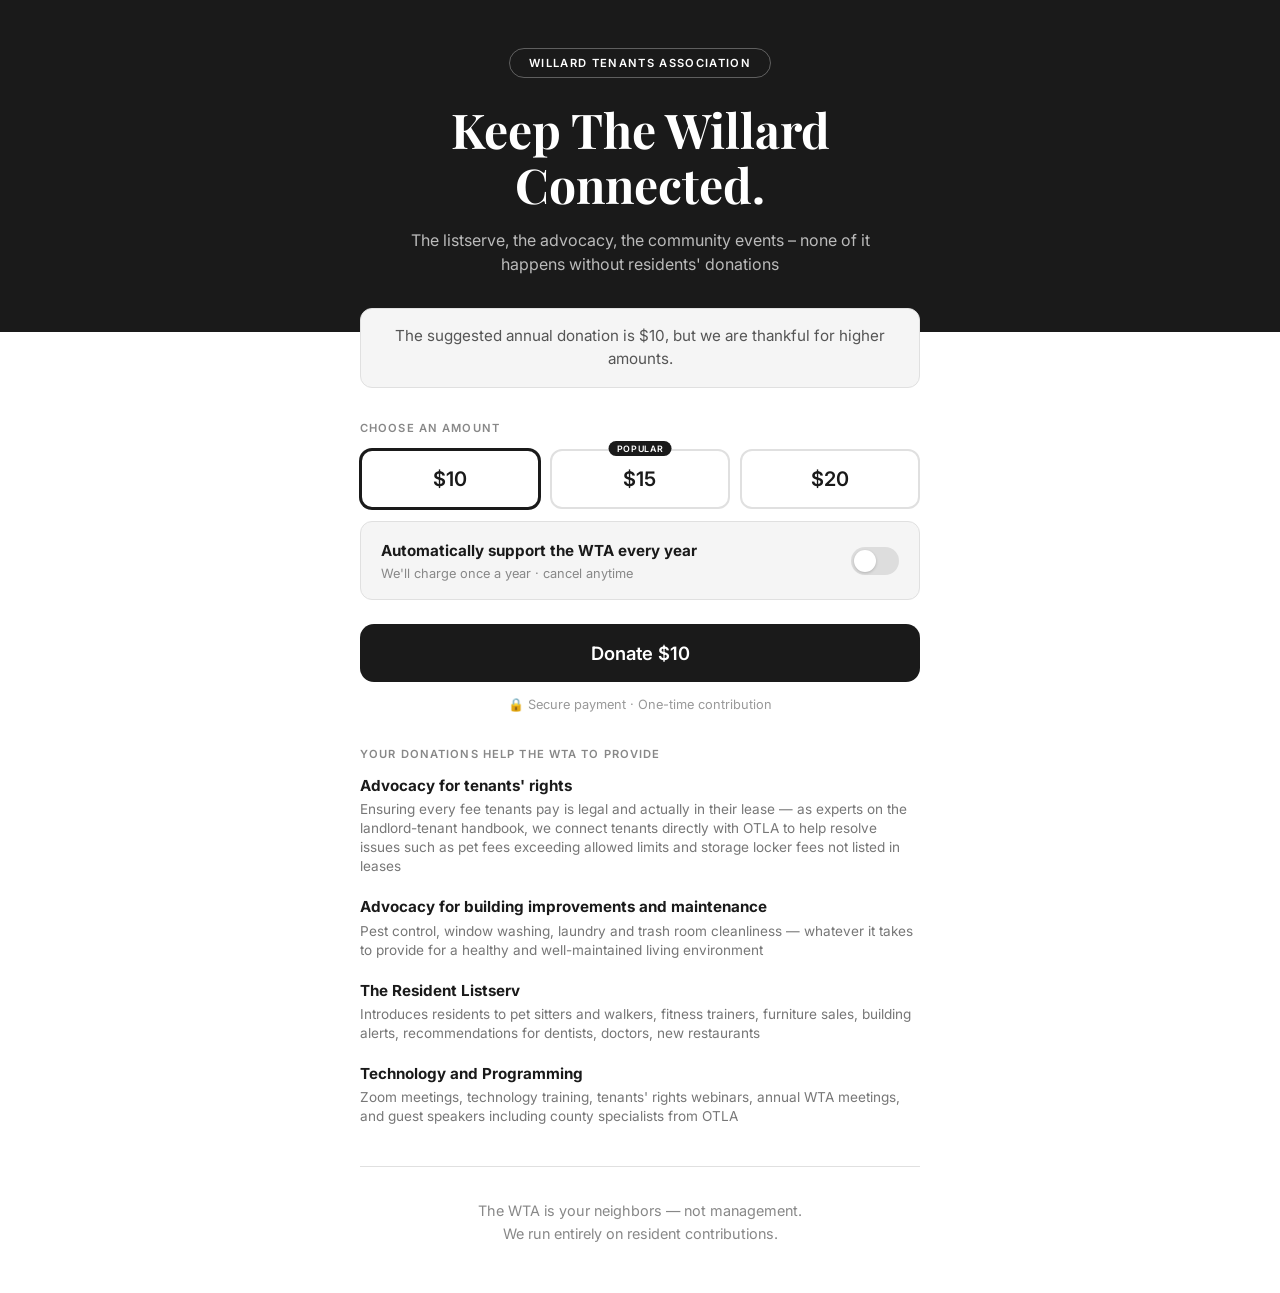
<file: index.html>
<!DOCTYPE html>
<html lang="en">
<head>
  <meta charset="UTF-8">
  <meta name="viewport" content="width=device-width, initial-scale=1.0">
  <title>Support the Willard Tenants Association</title>
  <link rel="preconnect" href="https://fonts.googleapis.com">
  <link rel="preconnect" href="https://fonts.gstatic.com" crossorigin>
  <link href="https://fonts.googleapis.com/css2?family=Playfair+Display:wght@700&family=Inter:wght@400;500;600&display=swap" rel="stylesheet">
  <link rel="stylesheet" href="style.css">
</head>
<body>
  <!-- Hero Section -->
  <header class="hero">
    <div class="hero-content">
      <span class="badge">WILLARD TENANTS ASSOCIATION</span>
      <h1>Keep The Willard<br>Connected.</h1>
      <p class="subtitle">The listserve, the advocacy, the community events – none of it happens without residents' donations</p>
    </div>
  </header>

  <!-- Main Content -->
  <main class="container">
    <!-- Donation Info Banner -->
    <div class="social-proof">
      The suggested annual donation is $10, but we are thankful for higher amounts.
    </div>

    <!-- Amount Selection -->
    <section class="section">
      <h2 class="section-label">CHOOSE AN AMOUNT</h2>
      <div class="amount-grid">
        <button class="amount-btn selected" data-amount="10">$10</button>
        <button class="amount-btn" data-amount="15">
          <span class="popular-tag">POPULAR</span>
          $15
        </button>
        <button class="amount-btn" data-amount="20">$20</button>
      </div>

      <!-- Annual Toggle (just below amounts) -->
      <div class="annual-toggle">
        <div>
          <strong>Automatically support the WTA every year</strong>
          <p>We'll charge once a year · cancel anytime</p>
        </div>
        <label class="toggle" aria-label="Toggle annual contribution">
          <input type="checkbox" id="annual-toggle">
          <span class="toggle-slider"></span>
        </label>
      </div>
    </section>

    <!-- CTA Button -->
    <button class="cta-btn" id="give-btn">Donate $10</button>

    <!-- Trust Footer -->
    <div class="trust-footer">
      <p>&#128274; Secure payment · <span id="frequency-label">One-time contribution</span></p>
    </div>

    <!-- What Your Donations Support -->
    <section class="section">
      <h2 class="section-label">YOUR DONATIONS HELP THE WTA TO PROVIDE</h2>
      <div class="support-list">
        <div class="support-item">
          <div>
            <strong>Advocacy for tenants' rights</strong>
            <p>Ensuring every fee tenants pay is legal and actually in their lease — as experts on the landlord-tenant handbook, we connect tenants directly with OTLA to help resolve issues such as pet fees exceeding allowed limits and storage locker fees not listed in leases</p>
          </div>
        </div>
        <div class="support-item">
          <div>
            <strong>Advocacy for building improvements and maintenance</strong>
            <p>Pest control, window washing, laundry and trash room cleanliness — whatever it takes to provide for a healthy and well-maintained living environment</p>
          </div>
        </div>
        <div class="support-item">
          <div>
            <strong>The Resident Listserv</strong>
            <p>Introduces residents to pet sitters and walkers, fitness trainers, furniture sales, building alerts, recommendations for dentists, doctors, new restaurants</p>
          </div>
        </div>
        <div class="support-item">
          <div>
            <strong>Technology and Programming</strong>
            <p>Zoom meetings, technology training, tenants' rights webinars, annual WTA meetings, and guest speakers including county specialists from OTLA</p>
          </div>
        </div>
      </div>
    </section>

    <!-- Closing Message -->
    <div class="closing">
      <p>The WTA is your neighbors — not management.<br>We run entirely on resident contributions.</p>
    </div>
  </main>

  <script src="config.js"></script>
  <script src="script.js"></script>
</body>
</html>
</file>
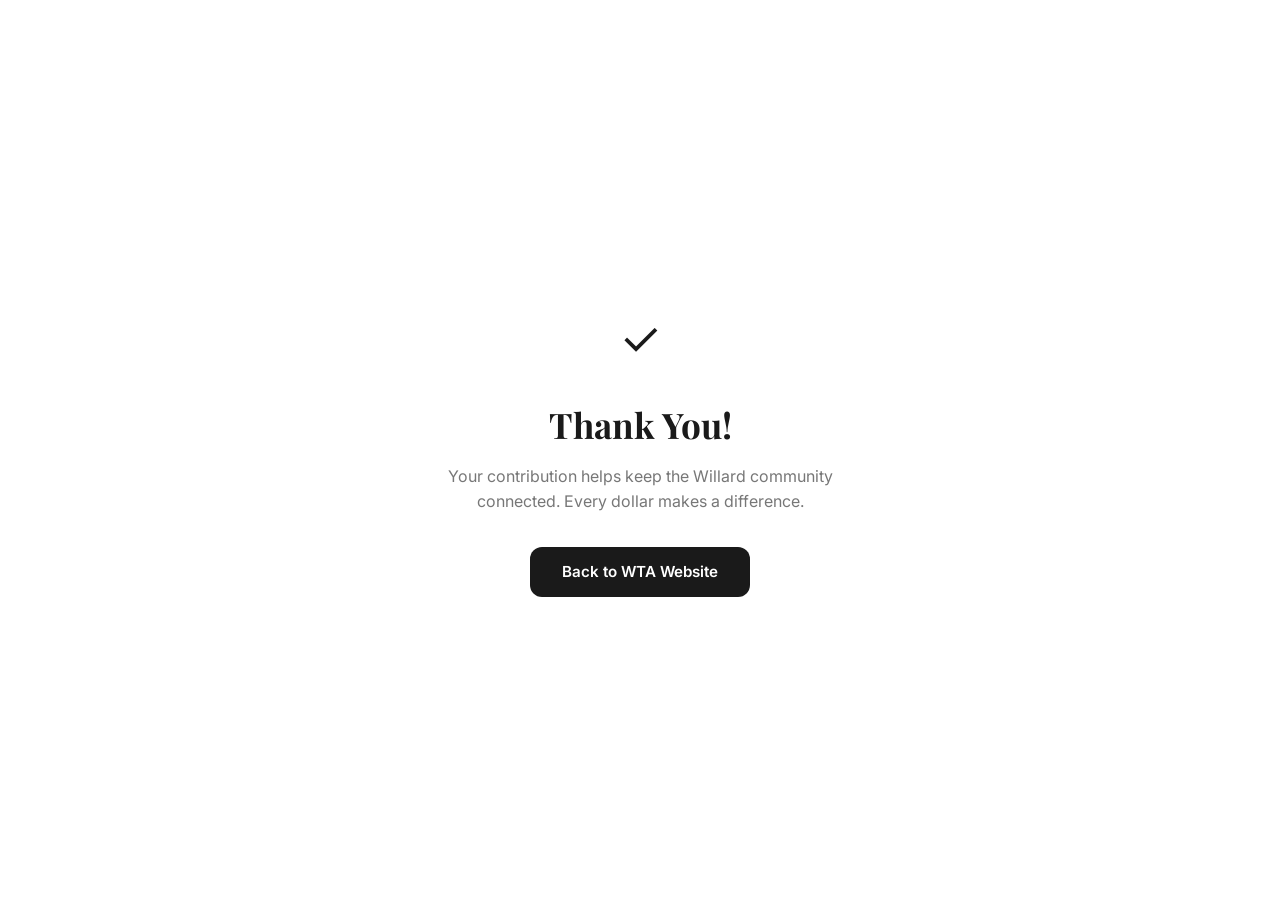
<file: success.html>
<!DOCTYPE html>
<html lang="en">
<head>
  <meta charset="UTF-8">
  <meta name="viewport" content="width=device-width, initial-scale=1.0">
  <title>Thank You — Willard Tenant Association</title>
  <link rel="preconnect" href="https://fonts.googleapis.com">
  <link rel="preconnect" href="https://fonts.gstatic.com" crossorigin>
  <link href="https://fonts.googleapis.com/css2?family=Playfair+Display:wght@700&family=Inter:wght@400;500;600&display=swap" rel="stylesheet">
  <link rel="stylesheet" href="style.css">
  <style>
    .thank-you {
      min-height: 100vh;
      display: flex;
      flex-direction: column;
      align-items: center;
      justify-content: center;
      text-align: center;
      padding: 2rem;
    }
    .thank-you .checkmark {
      font-size: 3rem;
      margin-bottom: 1.5rem;
    }
    .thank-you h1 {
      font-family: 'Playfair Display', Georgia, serif;
      font-size: 2.2rem;
      margin-bottom: 0.75rem;
      color: #1a1a1a;
    }
    .thank-you p {
      color: #777;
      font-size: 1rem;
      max-width: 400px;
      margin: 0 auto 2rem;
      line-height: 1.6;
    }
    .thank-you a {
      display: inline-block;
      background: #1a1a1a;
      color: #fff;
      padding: 0.85rem 2rem;
      border-radius: 12px;
      text-decoration: none;
      font-weight: 600;
      font-size: 0.95rem;
      transition: background 0.15s;
    }
    .thank-you a:hover {
      background: #333;
    }
  </style>
</head>
<body>
  <div class="thank-you">
    <div class="checkmark" aria-hidden="true">&#10003;</div>
    <h1>Thank You!</h1>
    <p>Your contribution helps keep the Willard community connected. Every dollar makes a difference.</p>
    <a href="https://wtassociation.org">Back to WTA Website</a>
  </div>
</body>
</html>
</file>
<file: style.css>
/* ===== Reset & Base ===== */
*, *::before, *::after {
  box-sizing: border-box;
  margin: 0;
  padding: 0;
}

body {
  font-family: 'Inter', -apple-system, BlinkMacSystemFont, sans-serif;
  background: #ffffff;
  color: #1a1a1a;
  line-height: 1.5;
  -webkit-font-smoothing: antialiased;
}

/* ===== Hero ===== */
.hero {
  background: #1a1a1a;
  color: #fff;
  text-align: center;
  padding: 3rem 1.5rem 3.5rem;
}

.badge {
  display: inline-block;
  border: 1px solid rgba(255,255,255,0.3);
  border-radius: 100px;
  padding: 0.35rem 1.2rem;
  font-size: 0.7rem;
  letter-spacing: 0.12em;
  font-weight: 600;
  margin-bottom: 1.5rem;
}

.hero h1 {
  font-family: 'Playfair Display', Georgia, serif;
  font-size: clamp(2rem, 6vw, 3rem);
  font-weight: 700;
  line-height: 1.15;
  margin-bottom: 1rem;
}

.subtitle {
  color: rgba(255,255,255,0.7);
  font-size: 1rem;
  max-width: 500px;
  margin: 0 auto;
}

/* ===== Container ===== */
.container {
  max-width: 600px;
  margin: 0 auto;
  padding: 0 1.25rem 3rem;
}

/* ===== Social Proof ===== */
.social-proof {
  background: #f5f5f5;
  border: 1px solid #e0e0e0;
  border-radius: 12px;
  padding: 1rem 1.5rem;
  text-align: center;
  font-size: 0.95rem;
  color: #555;
  margin-top: -1.5rem;
  position: relative;
  z-index: 1;
}

/* ===== Sections ===== */
.section {
  margin-top: 2rem;
}

.section-label {
  font-size: 0.7rem;
  letter-spacing: 0.1em;
  font-weight: 600;
  color: #888;
  margin-bottom: 0.75rem;
}

/* ===== Amount Grid ===== */
.amount-grid {
  display: grid;
  grid-template-columns: repeat(3, 1fr);
  gap: 0.6rem;
}

.amount-btn {
  position: relative;
  background: #fff;
  border: 2px solid #e0e0e0;
  border-radius: 12px;
  padding: 1rem 0.5rem;
  font-size: 1.25rem;
  font-weight: 600;
  font-family: inherit;
  cursor: pointer;
  transition: border-color 0.15s, box-shadow 0.15s;
  color: #1a1a1a;
}

.amount-btn:hover {
  border-color: #aaa;
}

.amount-btn.selected {
  border-color: #1a1a1a;
  box-shadow: 0 0 0 1px #1a1a1a;
}

.popular-tag {
  position: absolute;
  top: -10px;
  left: 50%;
  transform: translateX(-50%);
  background: #1a1a1a;
  color: #fff;
  font-size: 0.55rem;
  letter-spacing: 0.08em;
  padding: 2px 8px;
  border-radius: 100px;
  font-weight: 600;
}


/* ===== Custom Amount ===== */
.custom-amount-wrapper {
  display: none;
  align-items: center;
  margin-top: 0.75rem;
  background: #fff;
  border: 2px solid #1a1a1a;
  border-radius: 12px;
  padding: 0.75rem 1rem;
}

.custom-amount-wrapper.visible {
  display: flex;
}

.dollar-sign {
  font-size: 1.25rem;
  font-weight: 600;
  margin-right: 0.25rem;
  color: #1a1a1a;
}

#custom-amount {
  border: none;
  outline: none;
  font-size: 1.25rem;
  font-weight: 600;
  font-family: inherit;
  width: 100%;
  background: transparent;
  color: #1a1a1a;
}

#custom-amount::placeholder {
  color: #bbb;
  font-weight: 400;
}

/* Remove number input spinners */
#custom-amount::-webkit-outer-spin-button,
#custom-amount::-webkit-inner-spin-button {
  -webkit-appearance: none;
  margin: 0;
}
#custom-amount[type=number] {
  -moz-appearance: textfield;
}

/* ===== Support List ===== */
.support-list {
  display: flex;
  flex-direction: column;
  gap: 1.25rem;
}

.support-item {
  display: flex;
  gap: 1rem;
  align-items: flex-start;
}

.support-icon {
  font-size: 1.4rem;
  flex-shrink: 0;
  width: 2.5rem;
  height: 2.5rem;
  display: flex;
  align-items: center;
  justify-content: center;
  background: #f0f0eb;
  border-radius: 8px;
}

.support-item strong {
  display: block;
  font-size: 0.95rem;
  margin-bottom: 0.15rem;
}

.support-item p {
  font-size: 0.85rem;
  color: #777;
  line-height: 1.4;
}

/* ===== Annual Toggle ===== */
.annual-toggle {
  display: flex;
  justify-content: space-between;
  align-items: center;
  background: #f5f5f5;
  border: 1px solid #e0e0e0;
  border-radius: 12px;
  padding: 1rem 1.25rem;
  margin-top: 0.75rem;
}

.annual-toggle strong {
  font-size: 0.95rem;
}

.annual-toggle p {
  font-size: 0.8rem;
  color: #888;
  margin-top: 0.1rem;
}

/* Toggle Switch */
.toggle {
  position: relative;
  width: 48px;
  height: 28px;
  flex-shrink: 0;
}

.toggle input {
  opacity: 0;
  width: 0;
  height: 0;
}

.toggle-slider {
  position: absolute;
  cursor: pointer;
  inset: 0;
  background: #ddd;
  border-radius: 100px;
  transition: background 0.2s;
}

.toggle-slider::before {
  content: '';
  position: absolute;
  width: 22px;
  height: 22px;
  left: 3px;
  bottom: 3px;
  background: #fff;
  border-radius: 50%;
  transition: transform 0.2s;
  box-shadow: 0 1px 3px rgba(0,0,0,0.2);
}

.toggle input:checked + .toggle-slider {
  background: #1a1a1a;
}

.toggle input:checked + .toggle-slider::before {
  transform: translateX(20px);
}

/* ===== CTA Button ===== */
.cta-btn {
  display: block;
  width: 100%;
  padding: 1.1rem;
  margin-top: 1.5rem;
  background: #1a1a1a;
  color: #fff;
  border: none;
  border-radius: 14px;
  font-size: 1.15rem;
  font-weight: 600;
  font-family: inherit;
  cursor: pointer;
  transition: background 0.15s, transform 0.1s;
}

.cta-btn:hover {
  background: #333;
}

.cta-btn:active {
  transform: scale(0.985);
}

/* ===== Trust Footer ===== */
.trust-footer {
  text-align: center;
  margin-top: 0.85rem;
  font-size: 0.8rem;
  color: #999;
}

/* ===== Closing ===== */
.closing {
  text-align: center;
  margin-top: 2.5rem;
  padding-top: 2rem;
  border-top: 1px solid #e0e0e0;
  font-size: 0.9rem;
  color: #888;
  line-height: 1.6;
}

/* ===== Responsive ===== */
@media (max-width: 480px) {
  .hero {
    padding: 2rem 1.25rem 2.5rem;
  }

  .amount-grid {
    grid-template-columns: repeat(3, 1fr);
  }

}
</file>
